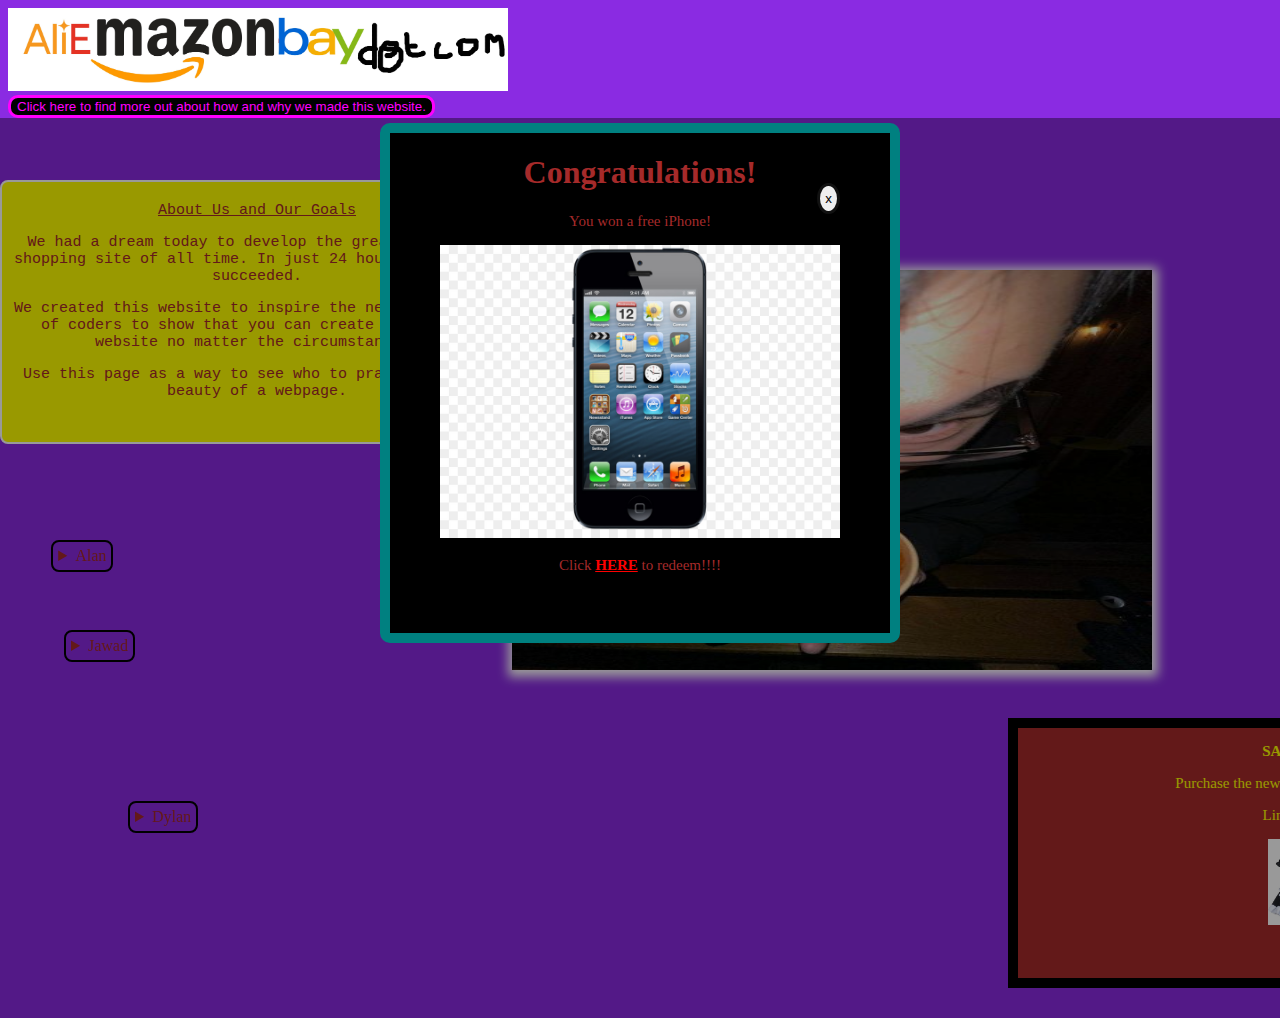
<file: aboutus.html>
<!DOCTYPE html>
<html lang="en">

<head>
    <meta charset="UTF-8">
  
    <title>Definitely A Page About Us</title>
    <style>
        body{
            background-color: blueviolet;
            color:yellow;
            font-family:"Comic Sans MS";
            
        }
        #logo{
            text-align:left;
            width:"20px";
        }
        p{
            font-size:15px;
        }
        .box{
            border:solid;

            border-radius:8px;
            border-width:2px;
            border-color:black;
            color:brown;
            padding:5px;
        }
        #close-button{
            cursor:pointer;
        
            border:3px solid #111;
            border-radius:50%;
            padding:5px;
            color:black;
            text-decoration:none;
            
            position:absolute;
            top:50px;
            right:50px;

        }
       
        .popup{
            position:absolute;
            width:100%;
            height:100%;
            left:0;
            text-decoration:none;
            right:0;
            background-color:rgba(0,0,0,0.4);
        }
        #mainpopup .contentpopup{
            width:500px;
            height:500px;
            text-align:center;
            margin:5px auto;
            position:relative;
            background-color:black;
            border:10px solid#fff;


            border-radius:10px;
            border-width:10px;
            border-color:teal;
            color:brown;
        }
        .hiddenbox{
            border:solid;
            border-radius:10px;
            border-width:10px;
            border-color:teal;
            color:brown;
            display:none;
            height:50px;
            background-color:green;
        }
        .bios:focus + .hiddenbox{
        display:block;
        }
        button{
            cursor:pointer;

        }
        .maindiv{
            width:50%;
            height:400px;
            position:absolute;
            left:40%;
            top:30%;
            transform: translate (-50%,-50%);
            background-image:url("Images/perfect.png"); 
            background-size:100% 100%;
            animation:slider 9s infinite linear;
            box-shadow:1px 2px 10px 5px white;
            
        }
        @keyframes slider{
            0%{background-image:url("Images/dylan.png");}
            35%{background-image:url("Images/rizzmonkey.png");}
            75%{background-image:url("Images/perfect.png"); }
            /* Add Any Horrible Images Here :) */
        }
        
    </style>
</head>
<body>
    
       


    <div class="maindiv"></div>
   <a href="index.html"> <img src="Images/Logo.png" id="logo" width="500" ></a>
    
        <div class="box" style="font-family: 'Courier New', Courier, monospace;position: fixed; width: 500px; height: 250px; top: 20%; left: 0%; border-color:white;text-align:center;background-color:yellow;">

        <p style="text-decoration:underline;">About Us and Our Goals</p>


        <p> We had a dream today to develop the greatest online shopping site of all time. In just 24 hours, we easily succeeded.</p>
        
        <p>We created this website to inspire the next generation of coders to show that you can create an amazing website no matter the circumstances.</p>
        <p> Use this page as a way to see who to praise for this beauty of a webpage.</p>
    </div>
    <div class="box" style="position: fixed; top: 60%; left: 4%;">
    <details>
        <summary>Alan</summary>
        <span>The mastermind behind the main page.</span>
        <br>
        <span>Had a true dream to make the best shopping website of <b>all time</b>. </span>
        <br>
        
    </details>
    </div>
    <div class="box" style="position: fixed; top: 70%; left: 5%;">
    <details>
        
        <summary>Jawad</summary>
        <span>Worked on this page!</span>
        
    </details>
    </div>
    <div class="box" style="position: fixed; top: 89%; left: 10%;">
    <details>
        
        <summary>Dylan</summary>
        <span>The man behind the very accessible keyboard.</span>
        <br>
        <span style="width:10px;">An absolute beast with the JavaScript!</span>
        <br>
        
    </details>
    </div>
    <div style="top:90%;">

        <a href="https://www.youtube.com/watch?v=dQw4w9WgXcQ"><button style="border:solid;border-radius:10px; color:magenta; background-color:black; cursor:pointer;">Click here to find more out about how and why we made this website.</button></a>
    </div>
    <div  id="mainpopup" class="popup" >
        <div class="contentpopup">
          <button  onclick="document.getElementById('mainpopup').style.display='none'" id="close-button">x</button>
          <h1>Congratulations!</h1>
          <p>You won a free iPhone!</p>
          <img src="Images/phone.png" width="400">
          <p>Click <a style="color:red;" href="Images/rizzmonkey.png"><b>HERE</b></a> to redeem!!!!</p>
        </div>
    </div>
    <div style="border:solid black;background-color:brown;border-width:10px;text-align:center; right:20%; bottom:5%;width:600px; margin-left:1000px; margin-top:600px;height:250px;">
        <p><b>SALE ON NOW!</b></p>
        <p>Purchase the newly added Programming Attire!</p>
        <p>Link down below!</p>
        <a href="maid.html"><img src="Images/programmingAttire.jpg" style="width:100px;"></a>
    </div>
    
    <script>
        function hideDiv() {
         var div = document.getElementById("mainpopup");
        div.style.display = "none";}
        function hideDiv() {
         var div = document.getElementById("ad");
        div.style.display = "none";
}
    </script>

</body>
</html>
</file>
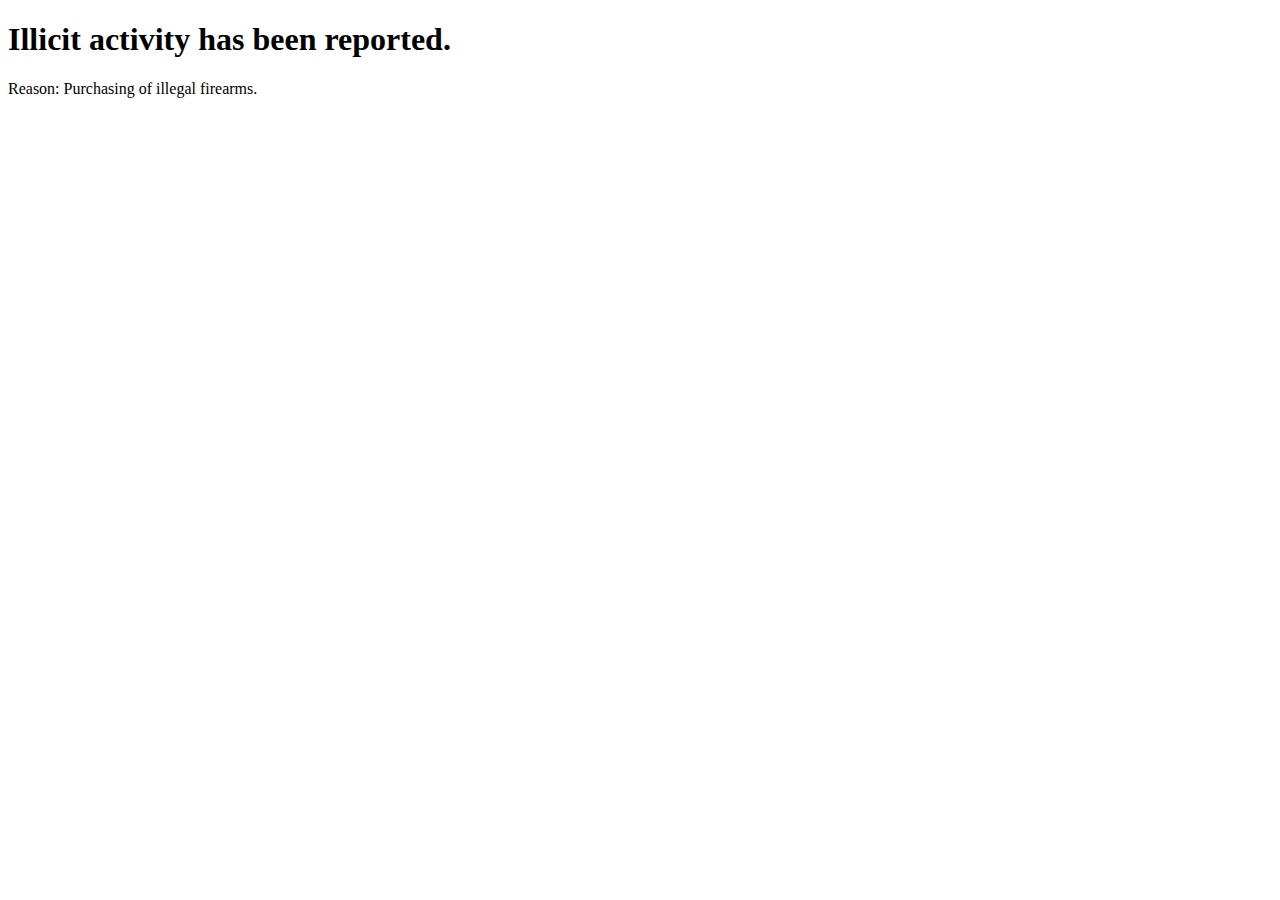
<file: illegal.html>
<!DOCTYPE html>
<html lang="en">
<head>
    <meta charset="UTF-8">
    <meta name="viewport" content="width=device-width, initial-scale=1.0">
    <title>Document</title>
</head>
<body>
    <h1>Illicit activity has been reported.</h1>
    <p>Reason: Purchasing of illegal firearms.</p>
</body>
</html>
</file>
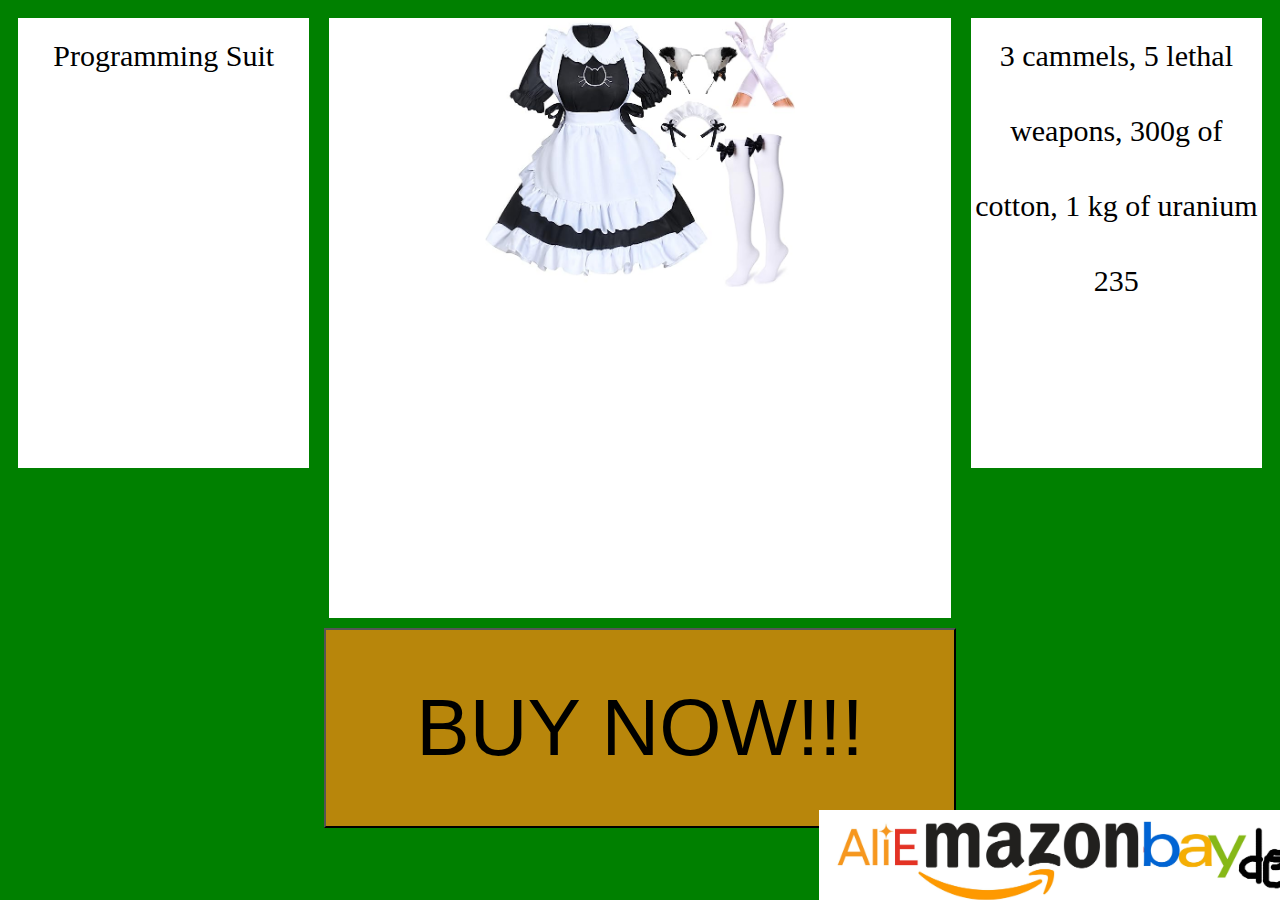
<file: maid.html>
<!DOCTYPE html>
<html lang="en">
<head>
    <meta charset="UTF-8">
    <meta name="viewport" content="width=device-width, initial-scale=1.0">
    <link rel="icon" href="Images/Logo.png">
    <title>Programming</title>

    <style>
        body
        {
            background-color: green;
        }
        .center 
        {
            display: block;
            margin-left: auto;
            margin-right: auto;
            width: 50%;
        }
        .flex-container
        {
            display: flex;
            flex-direction: row;
        }
        .flex-container > div 
        {
            background-color: white;
            width: 100vw;
            margin: 10px;
            text-align: center;
            line-height: 75px;
            font-size: 30px;
        }
    </style>

</head>
<body>
    <div class="flex-container">    
        <div style="height: 15em; width: 20em;">Programming Suit</div>
        <div style="height: 20em;"><img src="Images/programmingAttire.jpg" class="center"></div>
        <div style="height: 15em; width: 20em;">3 cammels, 5 lethal weapons, 300g of cotton, 1 kg of uranium 235</div>
    </div>
    <a href="404.html" style="text-decoration: none;"><button class="center" style="height: 200px; background-color: darkgoldenrod; font-size: 5em;">BUY NOW!!!</button></a>
    <div style="position: fixed; width: 500px; height: 200px; top: 90%; left: 64%;">
        <a href="index.html"><img src="Images/Logo.png" width="600" height="100"></a>
    </div>
    <script src="src/timeout.js"></script>
</body>
</html>
</file>
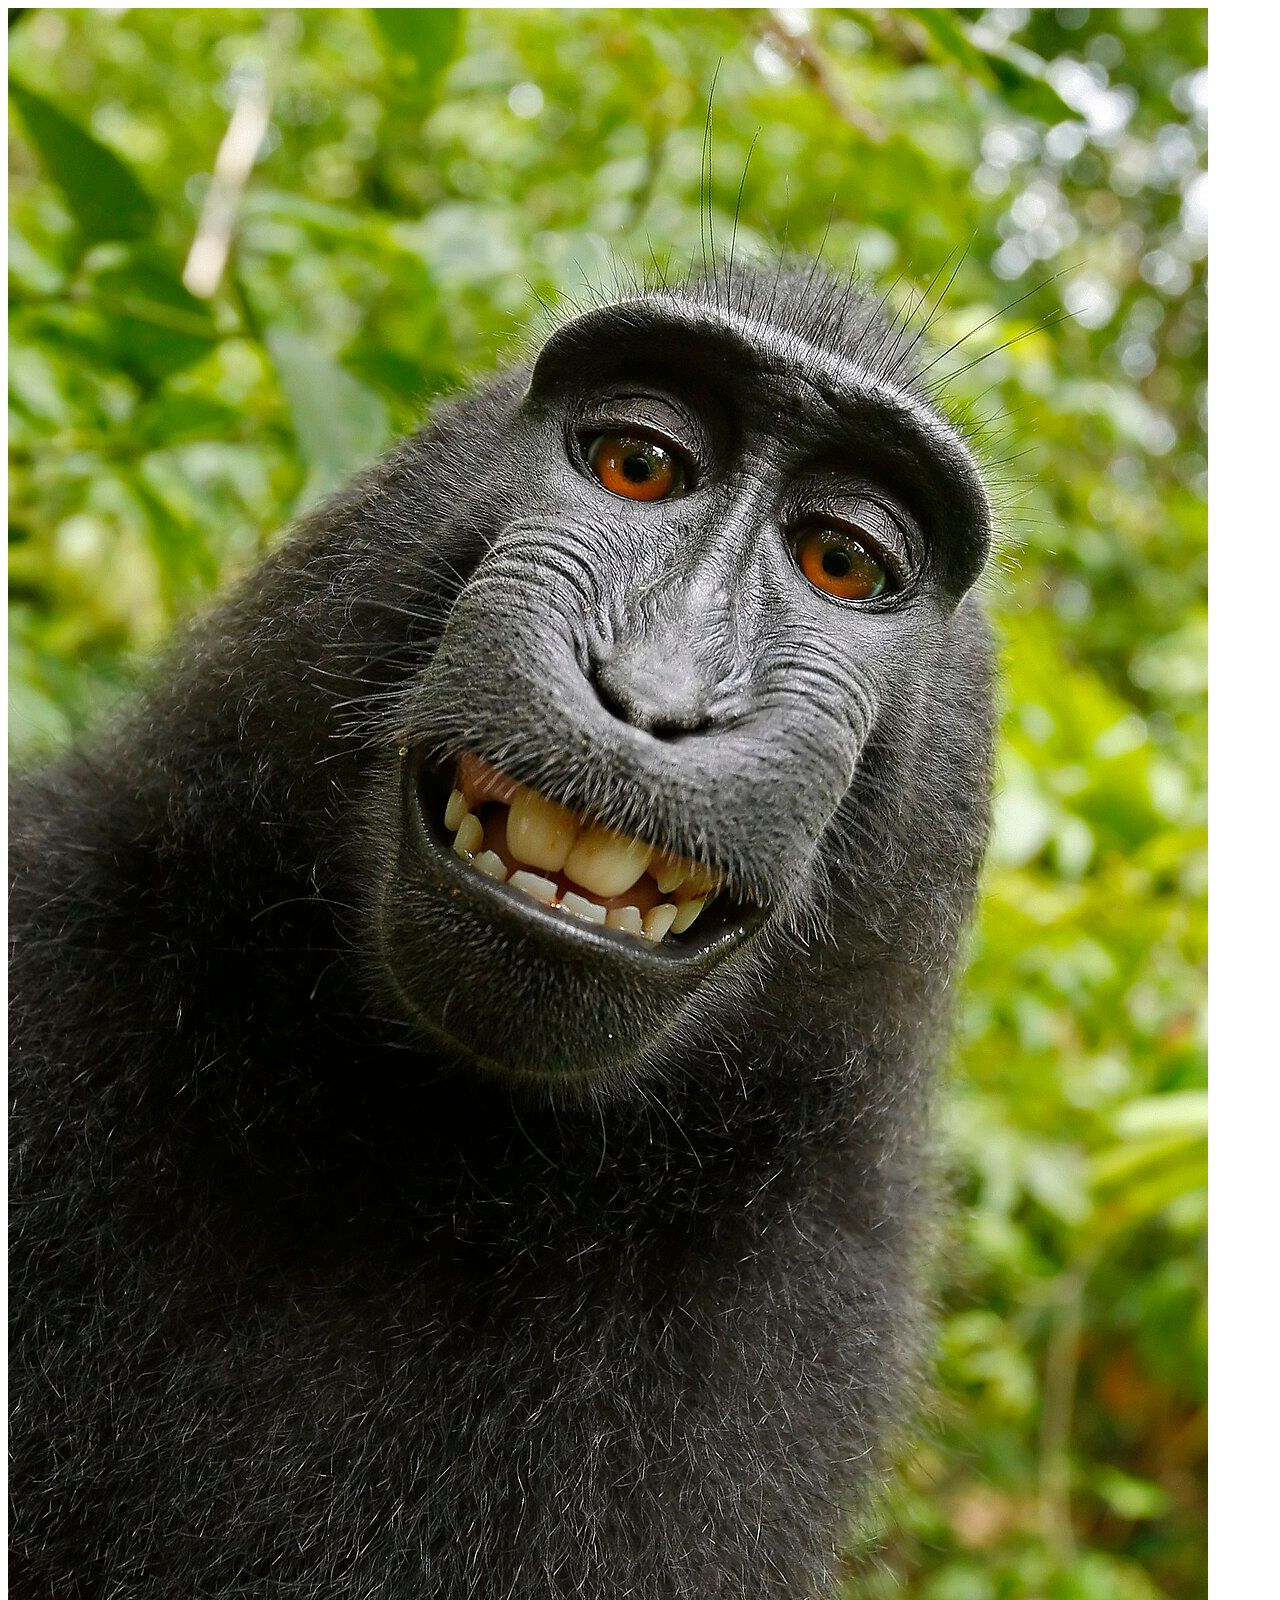
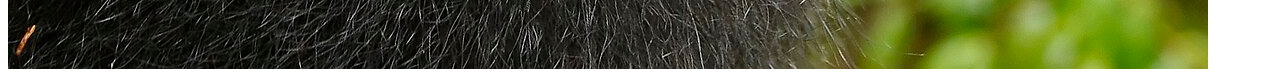
<file: monkey.html>
<!DOCTYPE html>
<html lang="en">
<head>
    <meta charset="UTF-8">
    <meta name="viewport" content="width=device-width, initial-scale=1.0">
    <title>Document</title>
</head>
<body>
    <img src="Images/Monkey.jpg">
</body>
</html>
</file>
